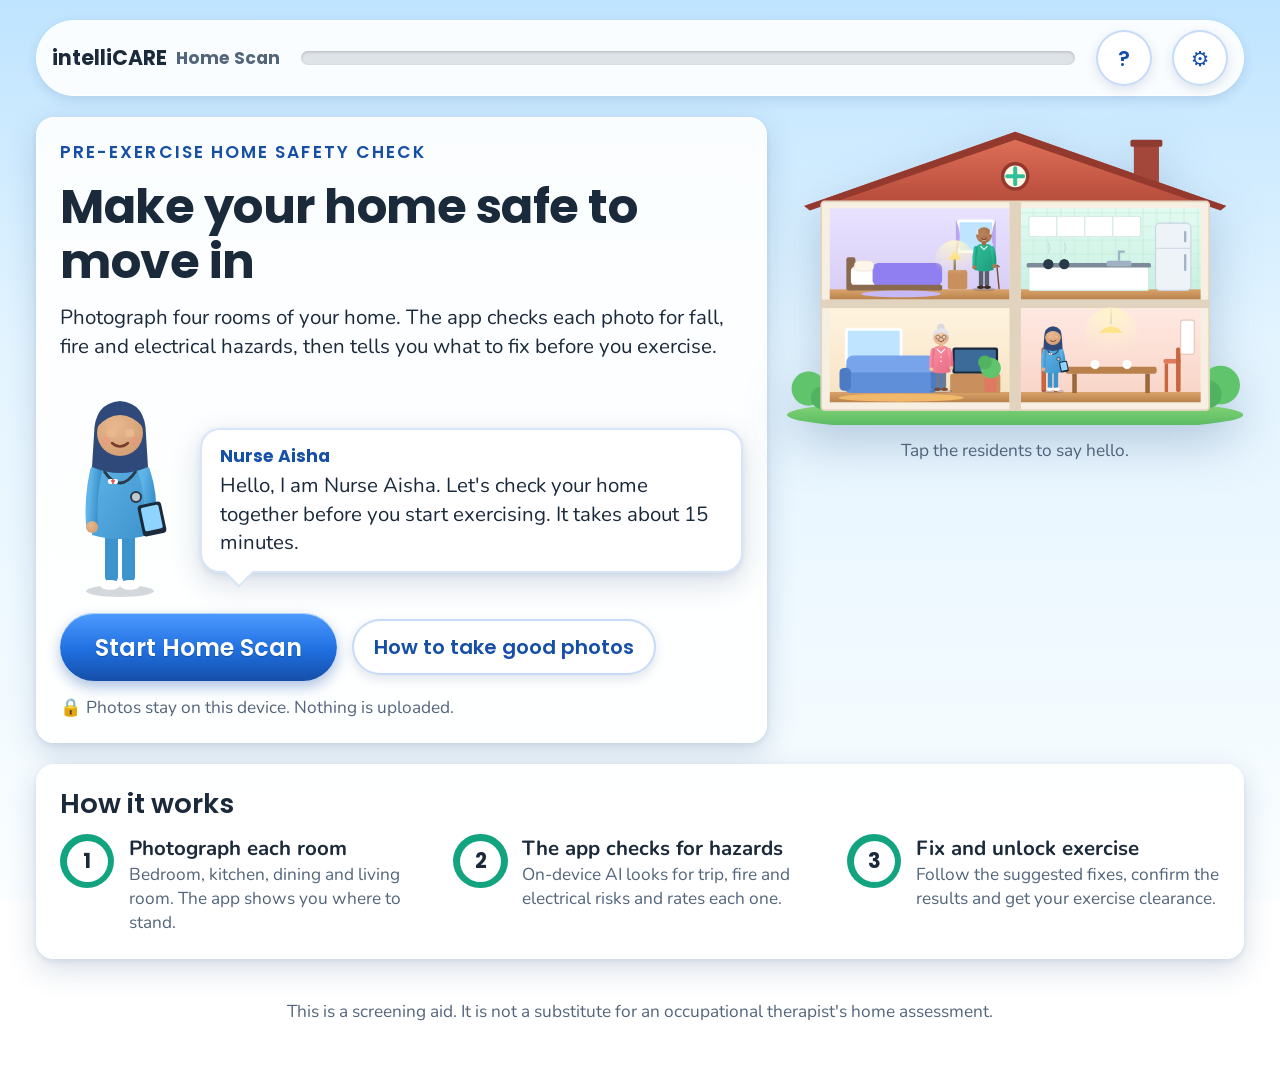
<file: index.html>
<!doctype html>
<html lang="en">
<head>
  <meta charset="utf-8">
  <meta name="viewport" content="width=device-width, initial-scale=1, viewport-fit=cover">
  <meta name="theme-color" content="#bfe4ff">
  <meta name="description" content="intelliCARE Home Scan: find home hazards before you exercise.">
  <title>intelliCARE Home Scan</title>
  <link rel="manifest" href="manifest.webmanifest">
  <link rel="icon" href="assets/icon.svg" type="image/svg+xml">
  <link rel="apple-touch-icon" href="assets/icon.svg">
  <!-- Fonts: if offline or blocked, the system fallbacks in tokens.css apply. -->
  <link rel="preconnect" href="https://fonts.googleapis.com">
  <link rel="preconnect" href="https://fonts.gstatic.com" crossorigin>
  <link rel="stylesheet" href="https://fonts.googleapis.com/css2?family=Nunito:wght@400;600;700;800&family=Poppins:wght@600;700&display=swap">
  <link rel="stylesheet" href="css/tokens.css">
  <link rel="stylesheet" href="css/layout.css">
  <link rel="stylesheet" href="css/game.css">
  <link rel="stylesheet" href="css/components.css">
</head>
<body>
  <a class="btn skip" href="#/" id="skip">Skip to content</a>
  <div class="sky" aria-hidden="true"><div class="cloud c1"></div><div class="cloud c2"></div><div class="cloud c3"></div></div>
  <div id="app"></div>
  <div id="live" class="sr-only" role="status" aria-live="polite"></div>
  <noscript>intelliCARE Home Scan needs JavaScript.</noscript>
  <script type="module" src="js/app.js"></script>
</body>
</html>
</file>
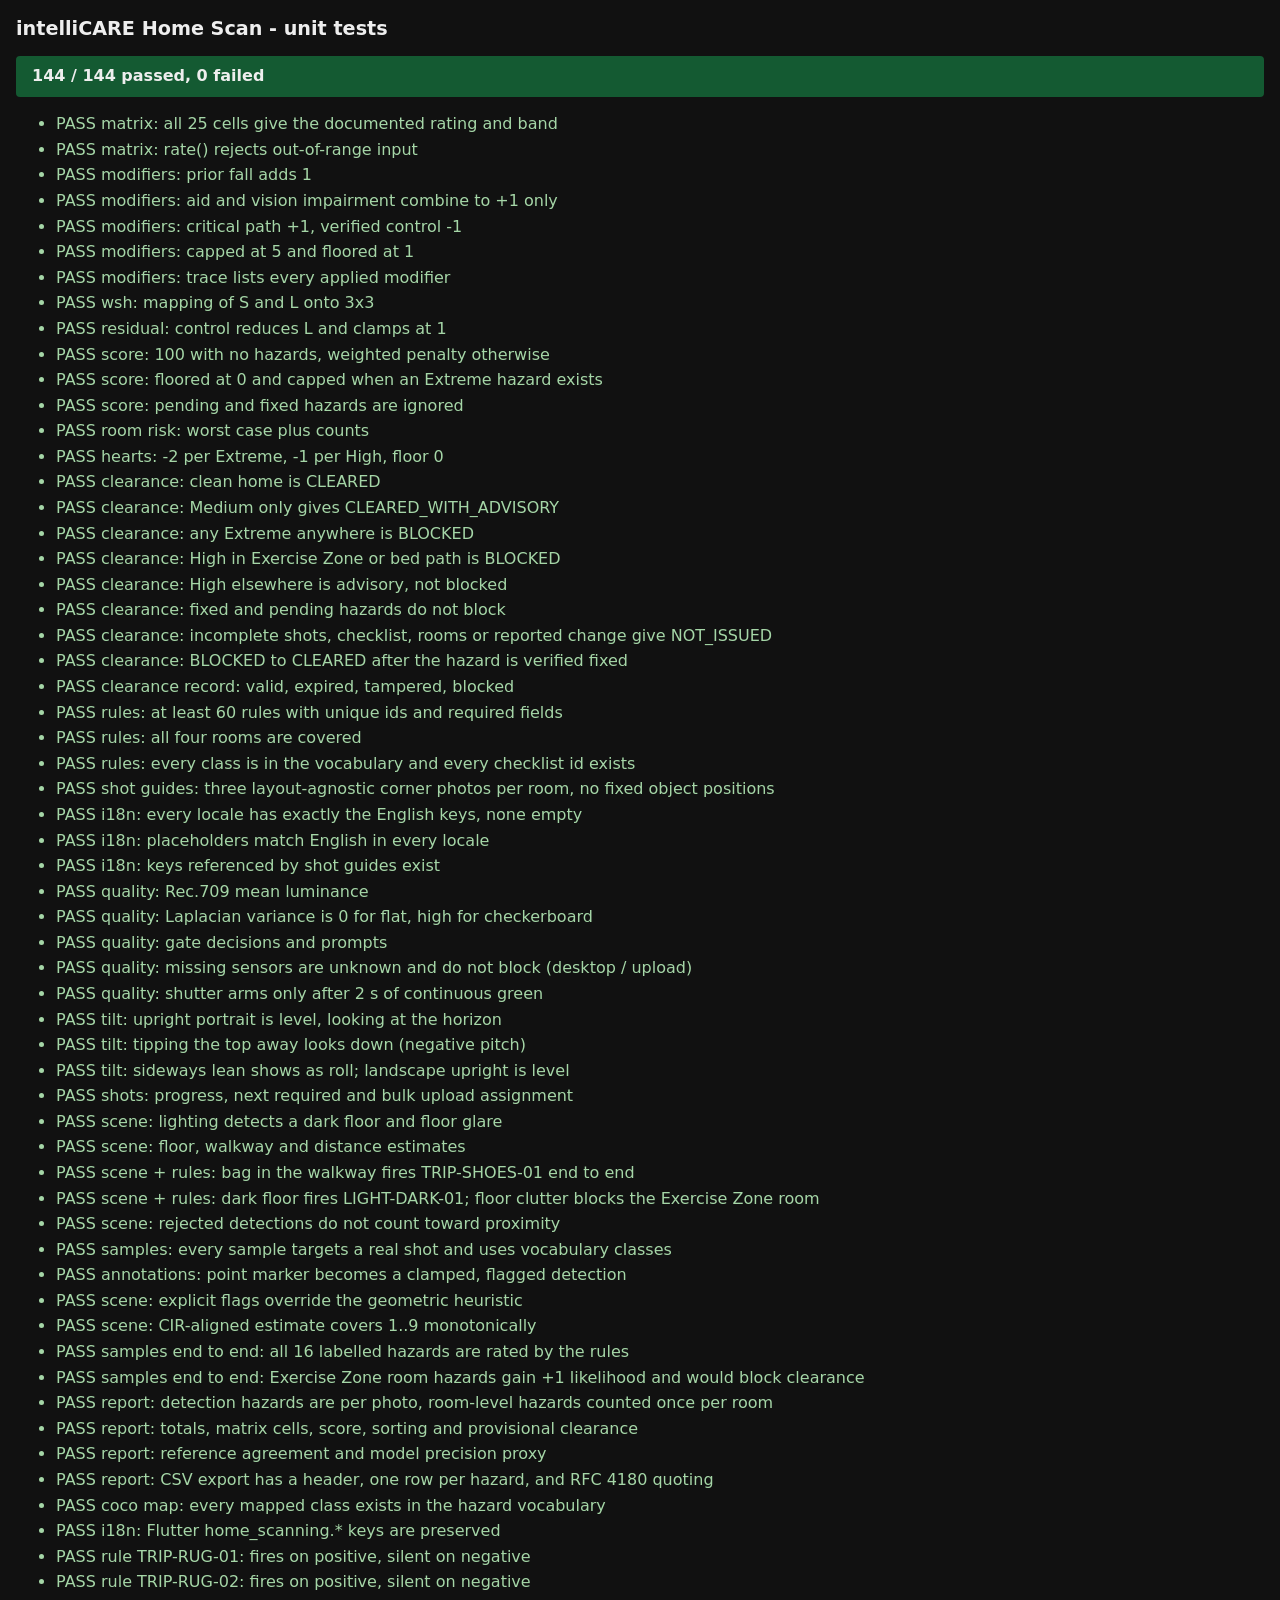
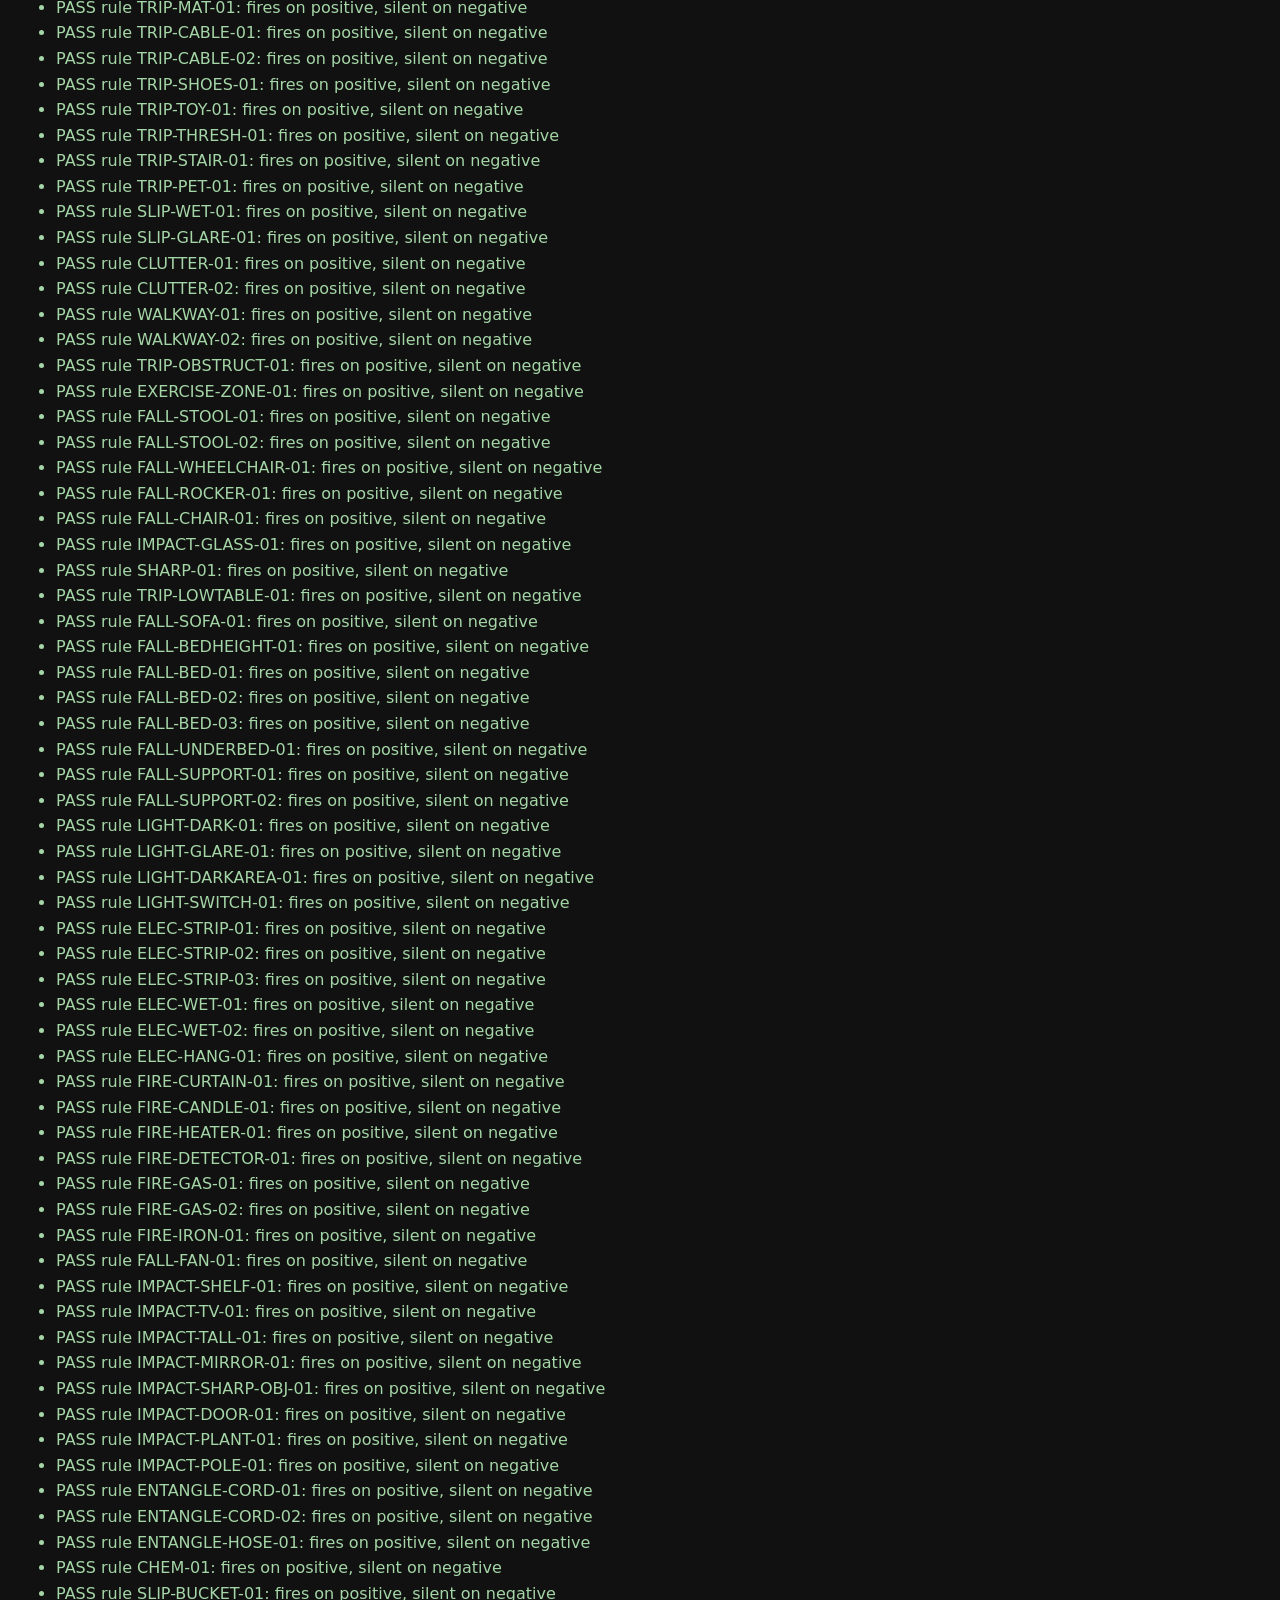
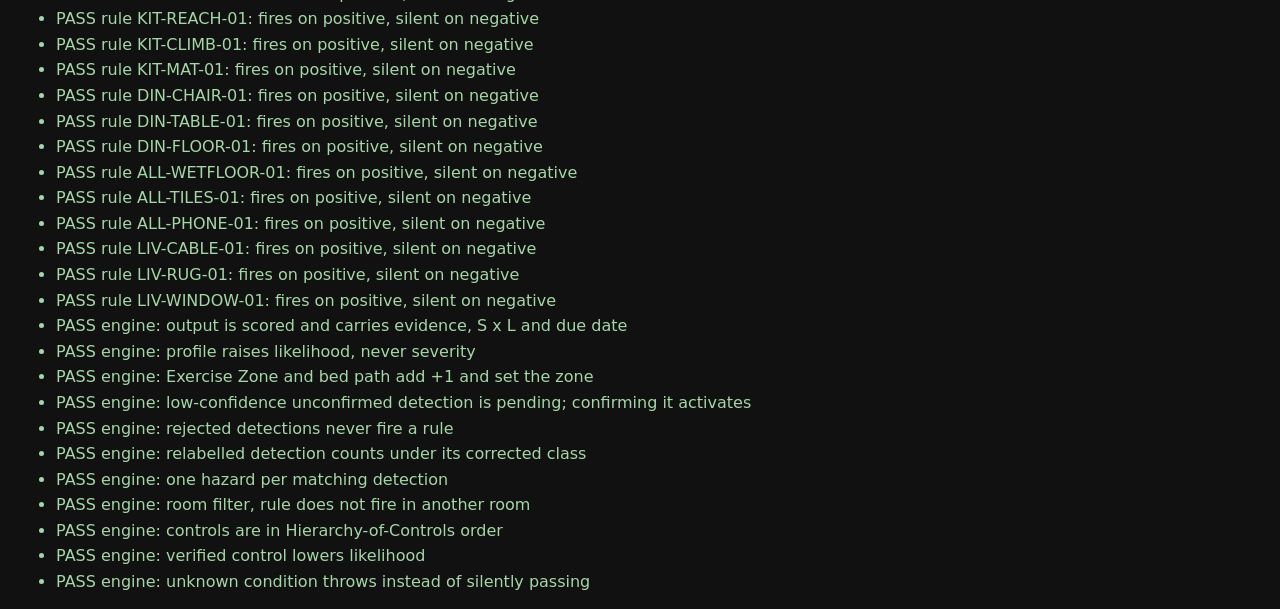
<file: tests/tests.html>
<!doctype html>
<html lang="en">
<head>
  <meta charset="utf-8">
  <meta name="viewport" content="width=device-width, initial-scale=1">
  <title>intelliCARE Home Scan - tests</title>
  <style>
    body { font: 16px/1.4 system-ui, sans-serif; margin: 1rem; background: #111; color: #eee; }
    h1 { font-size: 1.2rem; }
    #summary { padding: .6rem 1rem; border-radius: 4px; font-weight: bold; margin-bottom: 1rem; }
    .pass { background: #145a32; } .fail { background: #7b241c; }
    li { margin: .2rem 0; } li.f { color: #ff8a80; } li.p { color: #a5d6a7; }
    pre { margin: .2rem 0 .6rem 1rem; color: #ffcdd2; white-space: pre-wrap; }
  </style>
</head>
<body>
  <h1>intelliCARE Home Scan - unit tests</h1>
  <div id="summary">Running...</div>
  <ul id="list"></ul>
  <script type="module">
    import { createHarness } from './harness.js';
    import { runSuite } from './suite.js';

    // Load config relative to the repo root (this page lives in /tests/).
    const loadJson = async (p) => {
      const res = await fetch(new URL('../' + p, import.meta.url));
      if (!res.ok) throw new Error(`Cannot load ${p}: ${res.status}`);
      return res.json();
    };

    const h = createHarness();
    await runSuite(h, loadJson);
    const s = h.summary();
    const box = document.getElementById('summary');
    box.textContent = `${s.passed} / ${s.total} passed, ${s.failed} failed`;
    box.className = s.failed ? 'fail' : 'pass';
    const list = document.getElementById('list');
    for (const r of h.results) {
      const li = document.createElement('li');
      li.className = r.failures.length ? 'f' : 'p';
      li.textContent = `${r.failures.length ? 'FAIL' : 'PASS'}  ${r.name}`;
      if (r.failures.length) {
        const pre = document.createElement('pre');
        pre.textContent = r.failures.join('\n');
        li.appendChild(pre);
      }
      list.appendChild(li);
    }
  </script>
</body>
</html>
</file>
<file: css/tokens.css>
/* tokens.css - premium life-sim design tokens (original palette, soft glass + gloss). */
:root {
  --sky-top: #bfe4ff;
  --sky-mid: #e3f4ff;
  --sky-bottom: #fbfeff;
  --ink: #1b2a3b;
  --ink-dim: #52657a;
  --panel: rgba(255, 255, 255, 0.9);
  --panel-solid: #ffffff;
  --line: rgba(27, 42, 59, 0.12);

  --primary: #1f6fe0;
  --primary-hi: #4d9bff;
  --primary-dark: #154fa8;
  --mint: #12a37f;
  --mint-hi: #3fd1a8;
  --warm: #ffb547;
  --gold: #ffd24d;
  --rose: #ff7a8a;
  --danger: #d93a41;

  /* Risk bands: tinted fill + dark text (AA) + coloured edge. Always paired with an icon and a label. */
  --low-bg: #d9f5e5;     --low-fg: #0b5a32;     --low-edge: #2fbf71;
  --medium-bg: #fff1c2;  --medium-fg: #6b4a00;  --medium-edge: #f0b400;
  --high-bg: #ffe0c7;    --high-fg: #7a3300;    --high-edge: #f58a3a;
  --extreme-bg: #ffd6d8; --extreme-fg: #8a1117; --extreme-edge: #e5484d;

  --focus: #0b57d0;
  --radius: 18px;
  --radius-sm: 12px;
  --shadow: 0 10px 30px rgba(31, 70, 120, 0.18), 0 2px 6px rgba(31, 70, 120, 0.1);
  --shadow-sm: 0 4px 12px rgba(31, 70, 120, 0.14);

  --font-head: "Poppins", "Nunito", system-ui, "Segoe UI", "PingFang SC", "Microsoft YaHei", sans-serif;
  --font-body: "Nunito", system-ui, "Segoe UI", "PingFang SC", "Microsoft YaHei", sans-serif;
  --fs-body: clamp(1.05rem, 1rem + 0.35vw, 1.3rem);
  --fs-small: clamp(0.92rem, 0.88rem + 0.25vw, 1.08rem);
  --fs-h1: clamp(1.7rem, 1.2rem + 2.4vw, 3rem);
  --fs-h2: clamp(1.2rem, 1.05rem + 0.9vw, 1.7rem);
  --fs-btn: clamp(1rem, 0.95rem + 0.4vw, 1.25rem);

  --gap: clamp(0.65rem, 0.4rem + 1.1vw, 1.4rem);
  --tap: 56px; /* minimum touch target */
}

.large-text { --fs-body: clamp(1.3rem, 1.2rem + 0.6vw, 1.6rem); --fs-small: clamp(1.15rem, 1.05rem + 0.4vw, 1.35rem); --fs-btn: clamp(1.2rem, 1.1rem + 0.5vw, 1.5rem); }

.high-contrast {
  --panel: #ffffff; --ink: #000; --ink-dim: #000; --line: #000;
  --primary: #0036a8; --primary-hi: #0036a8; --primary-dark: #00205f; --focus: #7a0000;
  --sky-top: #fff; --sky-mid: #fff; --sky-bottom: #fff;
}
</file>
<file: css/layout.css>
/* layout.css - fluid stage. Wide screens behave like a landscape tablet. No horizontal scroll from 320 px up. */
*, *::before, *::after { box-sizing: border-box; }
[hidden] { display: none !important; }
html { -webkit-text-size-adjust: 100%; }

body {
  margin: 0;
  min-height: 100dvh;
  background: linear-gradient(180deg, var(--sky-top) 0%, var(--sky-mid) 38%, var(--sky-bottom) 100%) fixed;
  color: var(--ink);
  font-family: var(--font-body);
  font-size: var(--fs-body);
  line-height: 1.4;
  overflow-x: hidden;
}

#app {
  min-height: 100dvh;
  padding: env(safe-area-inset-top) env(safe-area-inset-right) env(safe-area-inset-bottom) env(safe-area-inset-left);
  position: relative;
  z-index: 1;
}

.stage { width: min(100%, 78rem); margin-inline: auto; display: grid; grid-template-columns: minmax(0, 1fr); gap: var(--gap); padding: var(--gap); align-content: start; }
.stage > * { min-width: 0; max-width: 100%; }
.center { justify-items: center; text-align: center; }

.row { display: flex; flex-wrap: wrap; gap: calc(var(--gap) * 0.7); align-items: center; }
.row.between { justify-content: space-between; }
.stack { display: grid; gap: calc(var(--gap) * 0.7); }

/* Two columns on tablets / laptops (landscape) */
.split { display: grid; gap: var(--gap); }
@media (min-width: 56rem) { .split { grid-template-columns: minmax(0, 1.6fr) minmax(0, 1fr); align-items: start; } }

.footer { padding: var(--gap); text-align: center; color: var(--ink-dim); font-size: var(--fs-small); }

h1, h2, h3, p { margin: 0; overflow-wrap: anywhere; }

/* Camera layout contract: portrait = preview on top, controls below; landscape = preview left, control rail right. */
.camera-layout { display: grid; gap: var(--gap); grid-template-columns: minmax(0, 1fr); }
@media (orientation: landscape) and (min-width: 40rem) {
  .camera-layout { grid-template-columns: minmax(0, 1fr) minmax(16rem, 22rem); align-items: start; }
}
</file>
<file: css/game.css>
/* game.css - glossy buttons, glass panels, HUD, typography, ambient scenery and animation. */
h1 { font-family: var(--font-head); font-weight: 700; font-size: var(--fs-h1); line-height: 1.15; letter-spacing: -0.01em; }
h2 { font-family: var(--font-head); font-weight: 600; font-size: var(--fs-h2); line-height: 1.25; }
.eyebrow { font-family: var(--font-head); font-weight: 600; font-size: var(--fs-small); letter-spacing: 0.12em; text-transform: uppercase; color: var(--primary-dark); }
.muted { color: var(--ink-dim); font-size: var(--fs-small); }

/* Glass panel */
.panel {
  background: var(--panel);
  border: 1px solid rgba(255, 255, 255, 0.9);
  border-radius: var(--radius);
  box-shadow: var(--shadow);
  padding: calc(var(--gap) * 1.1);
  backdrop-filter: blur(10px);
}
.panel.tight { padding: calc(var(--gap) * 0.7); }

/* Glossy buttons */
.btn {
  appearance: none;
  border: 0;
  cursor: pointer;
  font-family: var(--font-head);
  font-weight: 600;
  font-size: var(--fs-btn);
  min-height: var(--tap);
  min-width: var(--tap);
  padding: 0.75rem 1.4rem;
  border-radius: 999px;
  color: #fff;
  background: linear-gradient(180deg, var(--primary-hi) 0%, var(--primary) 55%, var(--primary-dark) 100%);
  box-shadow: inset 0 1px 0 rgba(255, 255, 255, 0.55), 0 6px 14px rgba(21, 79, 168, 0.35);
  text-shadow: 0 1px 1px rgba(0, 0, 0, 0.25);
  transition: transform 0.12s ease, box-shadow 0.12s ease, filter 0.12s ease;
  touch-action: manipulation;
  display: inline-flex; align-items: center; justify-content: center; gap: 0.5rem;
}
.btn:hover { transform: translateY(-1px); filter: brightness(1.06); }
.btn:active { transform: translateY(1px) scale(0.99); box-shadow: inset 0 2px 4px rgba(0, 0, 0, 0.25); }
.btn.mint { background: linear-gradient(180deg, var(--mint-hi), var(--mint) 60%, #0b7a5e); box-shadow: inset 0 1px 0 rgba(255,255,255,.55), 0 6px 14px rgba(11,122,94,.35); }
.btn.gold { color: #4a3000; text-shadow: none; background: linear-gradient(180deg, #ffe79a, var(--gold) 55%, #f2a900); box-shadow: inset 0 1px 0 rgba(255,255,255,.7), 0 6px 14px rgba(200,140,0,.35); }
.btn.soft { color: var(--primary-dark); text-shadow: none; background: #fff; box-shadow: inset 0 0 0 2px rgba(31,111,224,.25), var(--shadow-sm); }
.btn.big { min-height: 68px; padding: 1rem 2.2rem; font-size: calc(var(--fs-btn) * 1.2); }
.btn[disabled], .btn[aria-disabled="true"] { filter: grayscale(0.7); opacity: 0.6; cursor: not-allowed; transform: none; }
:focus-visible { outline: 4px solid var(--focus); outline-offset: 3px; border-radius: 10px; }
/* Headings receive focus programmatically on navigation (for screen readers); no ring needed. */
h1[tabindex="-1"]:focus, main[tabindex="-1"]:focus { outline: none; }
.btn.pulse { animation: pulse 2s ease-in-out infinite; }

.icon-btn { width: var(--tap); padding: 0; font-size: 1.3rem; }

/* Top HUD */
.hud { display: flex; align-items: center; gap: var(--gap); padding: 0.55rem 0.9rem; background: var(--panel); border-radius: 999px; box-shadow: var(--shadow-sm); border: 1px solid #fff; }
.hud .brand { font-family: var(--font-head); font-weight: 700; display: flex; align-items: center; gap: 0.6rem; min-width: 0; }
.hud .brand span { overflow: hidden; text-overflow: ellipsis; white-space: nowrap; }
.hud .meter { flex: 1; min-width: 5rem; }
.hud .spacer { flex: 1; }
.avatar { width: 46px; height: 46px; border-radius: 50%; background: linear-gradient(180deg, #d8f0ff, #9ed3ff); overflow: hidden; border: 3px solid #fff; box-shadow: var(--shadow-sm); flex: none; }
.avatar svg { width: 100%; height: auto; margin-top: 2px; }

/* Meters (Sims-style need bars) */
.meter { height: 14px; border-radius: 999px; background: rgba(27,42,59,.12); overflow: hidden; box-shadow: inset 0 1px 3px rgba(0,0,0,.2); }
.meter > span { display: block; height: 100%; border-radius: 999px; background: linear-gradient(180deg, #7cf0c4, var(--mint)); transition: width 0.6s ease; }
.meter.warm > span { background: linear-gradient(180deg, #ffe08a, var(--warm)); }

/* Ambient sky */
.sky { position: fixed; inset: 0; pointer-events: none; z-index: 0; overflow: hidden; }
.cloud { position: absolute; width: 12rem; height: 3.2rem; background: #fff; border-radius: 999px; opacity: 0.85; filter: blur(1px); animation: drift 70s linear infinite; }
.cloud::before, .cloud::after { content: ""; position: absolute; background: #fff; border-radius: 50%; }
.cloud::before { width: 5rem; height: 5rem; left: 2rem; top: -2.2rem; }
.cloud::after { width: 3.5rem; height: 3.5rem; left: 6.5rem; top: -1.4rem; }
.cloud.c1 { top: 8%; left: -15rem; }
.cloud.c2 { top: 22%; left: -15rem; animation-duration: 110s; animation-delay: -40s; transform: scale(0.7); opacity: 0.7; }
.cloud.c3 { top: 48%; left: -15rem; animation-duration: 90s; animation-delay: -70s; transform: scale(0.5); opacity: 0.6; }

/* Logo lockup */
.logo { display: inline-flex; flex-direction: column; align-items: center; gap: 0.15rem; }
.logo .mark { font-family: var(--font-head); font-weight: 700; font-size: var(--fs-h1); background: linear-gradient(180deg, #2a86ff, #0d3f9a); -webkit-background-clip: text; background-clip: text; color: transparent; filter: drop-shadow(0 3px 0 rgba(255,255,255,.9)); }
.logo .sub { font-family: var(--font-head); font-weight: 600; letter-spacing: 0.35em; text-transform: uppercase; color: var(--mint); font-size: var(--fs-small); }

/* Characters and speech bubbles */
.char { display: block; cursor: pointer; overflow: visible; }
.char .bob { animation: bob 3.2s ease-in-out infinite; transform-origin: 50% 100%; }
.char .eyelid { animation: blink 5s infinite; transform-origin: center; transform-box: fill-box; }
.char .arm-wave { transform-origin: 50% 10%; transform-box: fill-box; }
.char.wave .arm-wave { animation: wave 0.5s ease-in-out 3; }
.char.hop .bob { animation: hop 0.5s ease-out 2; }
.bubble-say {
  position: relative; background: #fff; border-radius: 20px; padding: 0.9rem 1.1rem; box-shadow: var(--shadow);
  border: 2px solid rgba(31,111,224,.18); font-size: var(--fs-body); max-width: 34rem;
}
.bubble-say::after { content: ""; position: absolute; left: 1.6rem; bottom: -12px; width: 22px; height: 22px; background: #fff; transform: rotate(45deg); border-right: 2px solid rgba(31,111,224,.18); border-bottom: 2px solid rgba(31,111,224,.18); }
.bubble-say .who { font-family: var(--font-head); font-weight: 700; color: var(--primary-dark); font-size: var(--fs-small); display: block; margin-bottom: 0.15rem; }
.guide { display: flex; align-items: flex-end; gap: var(--gap); }
.guide .char { width: clamp(4.5rem, 12vw, 7.5rem); flex: none; }
.guide .bubble-say { flex: 1; margin-bottom: 1.6rem; }

.typewriter .caret { display: inline-block; width: 2px; height: 1em; background: var(--primary); vertical-align: -0.1em; animation: blinkcaret 1s steps(2) infinite; margin-left: 1px; }

/* Toast */
.toast-host { position: fixed; left: 0; right: 0; bottom: calc(1rem + env(safe-area-inset-bottom)); display: grid; justify-items: center; z-index: 60; pointer-events: none; }
.toast { background: #12303f; color: #fff; padding: 0.8rem 1.3rem; border-radius: 999px; box-shadow: var(--shadow); font-family: var(--font-head); font-weight: 600; animation: rise 0.35s ease-out; max-width: 92vw; }
.toast.ok::before { content: "\2713  "; color: var(--mint-hi); }

.sr-only { position: absolute; width: 1px; height: 1px; overflow: hidden; clip: rect(0 0 0 0); white-space: nowrap; }
.skip { position: absolute; left: -999px; }
.skip:focus { left: 1rem; top: 1rem; z-index: 100; }

@keyframes bob { 0%, 100% { transform: translateY(0) scaleY(1); } 50% { transform: translateY(-2px) scaleY(1.012); } }
@keyframes hop { 0%, 100% { transform: translateY(0); } 40% { transform: translateY(-12px); } }
@keyframes blink { 0%, 92%, 100% { transform: scaleY(0); } 95% { transform: scaleY(1); } }
@keyframes wave { 0%, 100% { transform: rotate(0deg); } 50% { transform: rotate(-35deg); } }
@keyframes drift { to { transform: translateX(calc(100vw + 30rem)); } }
@keyframes pulse { 0%, 100% { box-shadow: inset 0 1px 0 rgba(255,255,255,.55), 0 6px 14px rgba(21,79,168,.35), 0 0 0 0 rgba(77,155,255,.6); } 50% { box-shadow: inset 0 1px 0 rgba(255,255,255,.55), 0 6px 14px rgba(21,79,168,.35), 0 0 0 14px rgba(77,155,255,0); } }
@keyframes rise { from { transform: translateY(20px); opacity: 0; } }
@keyframes blinkcaret { 50% { opacity: 0; } }
@keyframes popin { from { transform: scale(0.9); opacity: 0; } }

@media (prefers-reduced-motion: reduce) {
  *, *::before, *::after { animation: none !important; transition: none !important; }
}
</file>
<file: css/components.css>
/* components.css - house cutaway, chips, shot cards, tutorial, camera, analysis. */

/* ---------- Status chips: tinted fill + dark text + icon; never colour alone ---------- */
.chip { display: inline-flex; align-items: center; gap: 0.4rem; padding: 0.2rem 0.75rem; border-radius: 999px; font-family: var(--font-head); font-weight: 600; font-size: var(--fs-small); border: 2px solid transparent; background: #e9eef5; color: var(--ink); }
.chip.LOW, .chip.CLEARED, .chip.ok { background: var(--low-bg); color: var(--low-fg); border-color: var(--low-edge); }
.chip.MEDIUM, .chip.CLEARED_WITH_ADVISORY, .chip.unknown { background: var(--medium-bg); color: var(--medium-fg); border-color: var(--medium-edge); }
.chip.HIGH { background: var(--high-bg); color: var(--high-fg); border-color: var(--high-edge); }
.chip.EXTREME, .chip.BLOCKED, .chip.bad { background: var(--extreme-bg); color: var(--extreme-fg); border-color: var(--extreme-edge); }
.chip.info { background: #e1eeff; color: var(--primary-dark); border-color: #9cc4ff; }

/* ---------- Cutaway house ---------- */
.house { position: relative; width: 100%; container-type: inline-size; aspect-ratio: 800 / 540; filter: drop-shadow(0 18px 24px rgba(31, 70, 120, 0.25)); }
.house > svg.house-art { position: absolute; inset: 0; width: 100%; height: 100%; }
.house-char { position: absolute; width: 9cqw; transform: translate(-50%, -100%); }
.house-char .char { width: 100%; height: auto; }
.room-hotspot {
  position: absolute; border: 0; background: transparent; cursor: pointer; border-radius: 10px; padding: 0;
  transition: background 0.2s ease, box-shadow 0.2s ease, transform 0.2s ease; color: var(--ink); font: inherit;
}
.room-hotspot:hover, .room-hotspot:focus-visible { background: rgba(255, 255, 255, 0.28); box-shadow: inset 0 0 0 4px rgba(255, 255, 255, 0.95), 0 0 0 4px var(--primary-hi); }
.room-tag { position: absolute; left: 50%; top: 4%; transform: translateX(-50%); display: inline-flex; align-items: center; gap: 0.4rem; max-width: 96%;
  background: #fff; color: var(--ink); border-radius: 999px; padding: 0.25rem 0.75rem; box-shadow: var(--shadow-sm); font-family: var(--font-head); font-weight: 700; font-size: clamp(0.7rem, 2.2cqw, 1.15rem); white-space: nowrap; }
.room-tag .dot { width: 0.8em; height: 0.8em; border-radius: 50%; background: #c5d0dc; flex: none; }
.room-tag.done .dot { background: var(--low-edge); }
.room-tag.part .dot { background: var(--medium-edge); }
.room-sub { position: absolute; left: 50%; bottom: 4%; transform: translateX(-50%); background: rgba(255,255,255,.92); border-radius: 999px; padding: 0.1rem 0.6rem; font-size: clamp(0.62rem, 1.9cqw, 1rem); font-weight: 700; white-space: nowrap; }

/* ---------- Exercise door ---------- */
.door { display: flex; align-items: center; gap: var(--gap); flex-wrap: wrap; }
.door .lock { width: 3.2rem; height: 3.2rem; border-radius: 50%; display: grid; place-items: center; font-size: 1.5rem; background: #e9eef5; flex: none; }
.door.open .lock { background: var(--low-bg); }
.door .grow { flex: 1; min-width: 12rem; }

/* ---------- Mission board / shot cards ---------- */
.shot-card { display: grid; grid-template-columns: clamp(9rem, 22vw, 14rem) minmax(0, 1fr); gap: var(--gap); align-items: start; }
.shot-card.compact { grid-template-columns: 4.5rem minmax(0, 1fr); }
@media (max-width: 34rem) { .shot-card { grid-template-columns: minmax(0, 1fr); } .shot-card.compact { grid-template-columns: 4.5rem minmax(0, 1fr); } }
.shot-thumb .placeholder { display: grid; place-items: center; width: 100%; height: 100%; font-size: 1.8rem; color: var(--primary); }
.shot-thumb .caption { position: absolute; right: 0.3rem; bottom: 0.3rem; background: rgba(255,255,255,.92); border-radius: 999px; padding: 0 0.5rem; font-size: 0.8rem; font-weight: 700; color: var(--primary-dark); }
.shot-thumb { position: relative; aspect-ratio: 4 / 3; border-radius: var(--radius-sm); overflow: hidden; background: #eaf3fb; border: 2px solid #fff; box-shadow: var(--shadow-sm); }
.shot-thumb img, .shot-thumb svg { width: 100%; height: 100%; object-fit: cover; display: block; }
.shot-thumb .badge { position: absolute; top: 0.3rem; left: 0.3rem; background: var(--primary); color: #fff; border-radius: 999px; width: 1.9rem; height: 1.9rem; display: grid; place-items: center; font-family: var(--font-head); font-weight: 700; }
.shot-thumb.done .badge { background: var(--mint); }
.shot-card h3 { font-family: var(--font-head); font-size: 1.1rem; margin: 0 0 0.2rem; }
.shot-card .actions { display: flex; flex-wrap: wrap; gap: 0.5rem; margin-top: 0.6rem; }
.shot-card.next { outline: 3px solid var(--primary-hi); outline-offset: 2px; }
.btn.small { min-height: 48px; padding: 0.55rem 1rem; font-size: 1rem; }

.ring { --p: 0; width: 5.5rem; height: 5.5rem; border-radius: 50%; background: conic-gradient(var(--mint) calc(var(--p) * 1%), #dbe6f0 0); display: grid; place-items: center; flex: none; }
.ring > div { width: 76%; height: 76%; border-radius: 50%; background: #fff; display: grid; place-items: center; font-family: var(--font-head); font-weight: 700; }

/* ---------- Tutorial ---------- */
.tutorial { display: grid; gap: var(--gap); }
.tut-card { display: grid; gap: var(--gap); }
@media (min-width: 52rem) { .tut-card { grid-template-columns: minmax(0, 1.25fr) minmax(0, 1fr); align-items: center; } }
.tut-art { border-radius: var(--radius); overflow: hidden; background: #eaf6ff; border: 2px solid #fff; box-shadow: var(--shadow-sm); }
.tut-art svg { display: block; width: 100%; height: auto; }
.dots { display: flex; gap: 0.5rem; justify-content: center; }
.dots i { width: 0.7rem; height: 0.7rem; border-radius: 50%; background: #c5d4e4; }
.dots i.on { background: var(--primary); transform: scale(1.3); }
.avoid { display: inline-flex; align-items: center; gap: 0.5rem; background: var(--extreme-bg); color: var(--extreme-fg); border-radius: 999px; padding: 0.25rem 0.9rem; font-weight: 700; font-size: var(--fs-small); }
.avoid::before { content: "\2715"; font-weight: 800; }
.dohint { display: inline-flex; align-items: center; gap: 0.5rem; background: var(--low-bg); color: var(--low-fg); border-radius: 999px; padding: 0.25rem 0.9rem; font-weight: 700; font-size: var(--fs-small); }
.dohint::before { content: "\2713"; font-weight: 800; }
.plan { width: 100%; height: auto; display: block; border-radius: var(--radius-sm); background: #f2f8ff; border: 2px solid #fff; box-shadow: var(--shadow-sm); }

/* ---------- Settings ---------- */
.toggle { display: flex; align-items: center; justify-content: space-between; gap: var(--gap); min-height: var(--tap); padding: 0.3rem 0; border-bottom: 1px solid var(--line); }
.toggle input[type="checkbox"] { width: 3.4rem; height: 2rem; accent-color: var(--primary); }
select { font: inherit; min-height: var(--tap); border-radius: var(--radius-sm); border: 2px solid #c6d6e8; padding: 0 0.8rem; background: #fff; color: var(--ink); }

/* ---------- Camera ---------- */
.preview-pane { display: grid; place-items: center; min-width: 0; }
.preview {
  --ar: 1.7778; position: relative; width: min(100%, calc((100dvh - 9rem) * var(--ar))); aspect-ratio: var(--ar);
  background: #0e1a26; border-radius: var(--radius); overflow: hidden; box-shadow: var(--shadow); border: 3px solid #fff;
}
.preview video, .preview canvas.frozen { position: absolute; inset: 0; width: 100%; height: 100%; object-fit: cover; display: block; }
.preview-msg { position: absolute; inset: 0; display: grid; place-items: center; padding: 1.5rem; text-align: center; color: #fff; background: rgba(14, 26, 38, 0.82); font-family: var(--font-head); font-weight: 600; }
.ghost { position: absolute; inset: 0; pointer-events: none; }
.ghost-shape { position: absolute; border: 2px dashed rgba(255, 255, 255, 0.9); border-radius: 10px; background: rgba(255, 255, 255, 0.08); display: grid; place-items: center; }
.ghost-shape span, .ghost-floor span { font-family: var(--font-head); font-weight: 700; font-size: clamp(0.55rem, 1.6vw, 0.9rem); color: #fff; background: rgba(14, 26, 38, 0.6); padding: 0.1rem 0.45rem; border-radius: 999px; }
.ghost-shape.path { border-color: #7cf0c4; background: rgba(124, 240, 196, 0.12); }
.ghost-shape.zone { border-color: #ffe08a; background: rgba(255, 224, 138, 0.16); border-width: 3px; }
.ghost-floor { position: absolute; left: 0; right: 0; border-top: 2px dashed rgba(255, 210, 77, 0.95); }
.ghost-floor span { position: absolute; right: 0.5rem; top: 0.25rem; }
.level { position: absolute; left: 50%; top: 0.6rem; transform: translateX(-50%); display: flex; align-items: center; gap: 0.5rem; background: rgba(14, 26, 38, 0.6); color: #fff; padding: 0.25rem 0.7rem; border-radius: 999px; font-family: var(--font-head); font-weight: 600; font-size: 0.85rem; }
.level-bar { position: relative; width: 7rem; height: 0.55rem; border-radius: 999px; background: rgba(255, 255, 255, 0.3); }
.level-ok { position: absolute; left: 34%; width: 32%; top: 0; bottom: 0; background: rgba(63, 209, 168, 0.8); border-radius: 999px; }
.bubble { position: absolute; top: 50%; left: 50%; width: 0.9rem; height: 0.9rem; margin: -0.45rem 0 0 -0.45rem; border-radius: 50%; background: #fff; box-shadow: 0 0 0 2px rgba(0,0,0,.25); transition: left 0.1s linear; }
.level.level-bad .bubble { background: var(--rose); }

.controls { display: grid; gap: var(--gap); align-content: start; background: var(--panel); border-radius: var(--radius); padding: var(--gap); box-shadow: var(--shadow); }
.controls-group { display: grid; gap: calc(var(--gap) * 0.7); justify-items: stretch; }
.shot-title { font-family: var(--font-head); font-weight: 700; font-size: 1.1rem; }
.lights { display: flex; gap: 0.5rem; flex-wrap: wrap; }
.prompt { min-height: 2.8em; font-weight: 700; color: var(--primary-dark); }
.shutter { --p: 0; min-height: 76px; border-radius: 999px; }
.shutter.ready { background: linear-gradient(180deg, #7cf0c4, var(--mint) 60%, #0b7a5e); animation: pulse 1.6s ease-in-out infinite; }
.status { min-height: 1.4em; font-weight: 700; color: var(--mint); }

/* ---------- Analysis ---------- */
.scan-wrap { position: relative; border-radius: var(--radius); overflow: hidden; box-shadow: var(--shadow); border: 3px solid #fff; background: #0e1a26; }
.scan-wrap canvas { display: block; width: 100%; height: auto; }
.scan-line { position: absolute; left: 0; right: 0; height: 4px; background: linear-gradient(90deg, transparent, #7cf0c4, transparent); box-shadow: 0 0 18px #7cf0c4; animation: scan 2.2s ease-in-out infinite alternate; }
@keyframes scan { from { top: 4%; } to { top: 96%; } }
.hazard { display: grid; gap: 0.4rem; border-left: 8px solid var(--line); }
.hazard.LOW { border-left-color: var(--low-edge); } .hazard.MEDIUM { border-left-color: var(--medium-edge); }
.hazard.HIGH { border-left-color: var(--high-edge); } .hazard.EXTREME { border-left-color: var(--extreme-edge); }
.hazard h3 { font-family: var(--font-head); font-size: 1.1rem; margin: 0; }
.controls-list { margin: 0; padding-left: 1.2rem; display: grid; gap: 0.2rem; }
.lvl { font-family: var(--font-head); font-weight: 700; font-size: 0.8rem; color: var(--primary-dark); }

/* ---------- Home Safety Report ---------- */
.kpis { display: grid; gap: var(--gap); grid-template-columns: repeat(auto-fit, minmax(14rem, 1fr)); }
.kpi { display: grid; gap: 0.4rem; align-content: start; }
.kpi .gauge { width: 100%; max-width: 15rem; justify-self: center; }
.big-num { font-family: var(--font-head); font-weight: 700; font-size: clamp(2.2rem, 1.6rem + 2vw, 3.2rem); line-height: 1.1; color: var(--ink); }
.chart { display: block; width: 100%; height: auto; }
.bars { max-width: 52rem; }
.donut-wrap { display: grid; gap: var(--gap); grid-template-columns: minmax(8rem, 13rem) minmax(0, 1fr); align-items: center; }
@media (max-width: 30rem) { .donut-wrap { grid-template-columns: minmax(0, 1fr); } .donut-wrap .donut { max-width: 12rem; justify-self: center; } }
.legend { list-style: none; margin: 0; padding: 0; display: grid; gap: 0.35rem; font-size: var(--fs-small); }
.legend i { display: inline-block; width: 0.9rem; height: 0.9rem; border-radius: 4px; margin-right: 0.5rem; vertical-align: -0.1rem; }

.heat { display: grid; grid-template-columns: 5.5rem repeat(5, minmax(0, 1fr)); gap: 4px; font-size: 0.85rem; }
.heat.wsh { grid-template-columns: 5.5rem repeat(3, minmax(0, 1fr)); }
.heat-corner, .heat-axis { display: grid; place-items: center; text-align: center; font-family: var(--font-head); font-weight: 700; color: var(--ink-dim); padding: 0.2rem; line-height: 1.1; }
.heat-axis small { display: block; font-family: var(--font-body); font-weight: 600; font-size: 0.72rem; }
.heat-cell { position: relative; aspect-ratio: 1.3; border-radius: 8px; display: grid; place-items: center; border: 2px solid transparent; opacity: 0.55; }
.heat-cell.LOW { background: var(--low-bg); border-color: var(--low-edge); color: var(--low-fg); }
.heat-cell.MEDIUM { background: var(--medium-bg); border-color: var(--medium-edge); color: var(--medium-fg); }
.heat-cell.HIGH { background: var(--high-bg); border-color: var(--high-edge); color: var(--high-fg); }
.heat-cell.EXTREME { background: var(--extreme-bg); border-color: var(--extreme-edge); color: var(--extreme-fg); }
.heat-cell.has { opacity: 1; box-shadow: var(--shadow-sm); }
.heat-cell .score { position: absolute; top: 3px; left: 6px; font-size: 0.68rem; font-weight: 700; opacity: 0.75; }
.heat-cell strong { font-family: var(--font-head); font-size: 1.35rem; }

.room-grid { display: grid; gap: var(--gap); grid-template-columns: repeat(auto-fit, minmax(16rem, 1fr)); }
.room-profile h3, .hazard h3 { font-family: var(--font-head); font-size: 1.1rem; margin: 0; }
.dots9 { width: 9rem; height: auto; }
.thumb-btn { border: 0; padding: 0; background: none; cursor: pointer; border-radius: 10px; }
.rp-thumb { display: block; width: 4.2rem; height: 3.2rem; object-fit: cover; border-radius: 8px; border: 2px solid #fff; box-shadow: var(--shadow-sm); background: #eaf3fb; }

.table-wrap { overflow-x: auto; -webkit-overflow-scrolling: touch; border-radius: var(--radius-sm); border: 1px solid var(--line); }
.register { width: 100%; border-collapse: collapse; font-size: var(--fs-small); min-width: 46rem; }
.register th { position: sticky; top: 0; background: #eef5fd; text-align: left; font-family: var(--font-head); font-weight: 600; padding: 0.55rem 0.6rem; }
.register td { padding: 0.5rem 0.6rem; border-top: 1px solid var(--line); vertical-align: middle; }
.register tr.pending td { opacity: 0.6; }
.register .chip { font-size: 0.8rem; padding: 0.1rem 0.5rem; }
.facts { display: grid; grid-template-columns: max-content 1fr; gap: 0.35rem 1rem; margin: 0; }
.facts dt { color: var(--ink-dim); }
.facts dd { margin: 0; font-weight: 700; overflow-wrap: anywhere; }
.fix-summary { cursor: pointer; font-weight: 700; color: var(--primary-dark); min-height: 44px; display: flex; align-items: center; }
.report-card { background: linear-gradient(135deg, #fffaf0, #ffffff); }

@media print {
  @page { margin: 12mm; }
  body { background: #fff !important; }
  .sky, .hud, .no-print, .toast-host, .guide .char, .btn, .skip { display: none !important; }
  .panel { box-shadow: none; border: 1px solid #ccd6e0; break-inside: avoid; }
  .stage { width: 100%; padding: 0; }
  .split, .room-grid, .kpis { grid-template-columns: repeat(2, minmax(0, 1fr)) !important; }
  .register { min-width: 0; font-size: 9pt; }
  .table-wrap { overflow: visible; border: 0; }
  .heat-cell { opacity: 1; }
  * { -webkit-print-color-adjust: exact; print-color-adjust: exact; }
}
</file>
